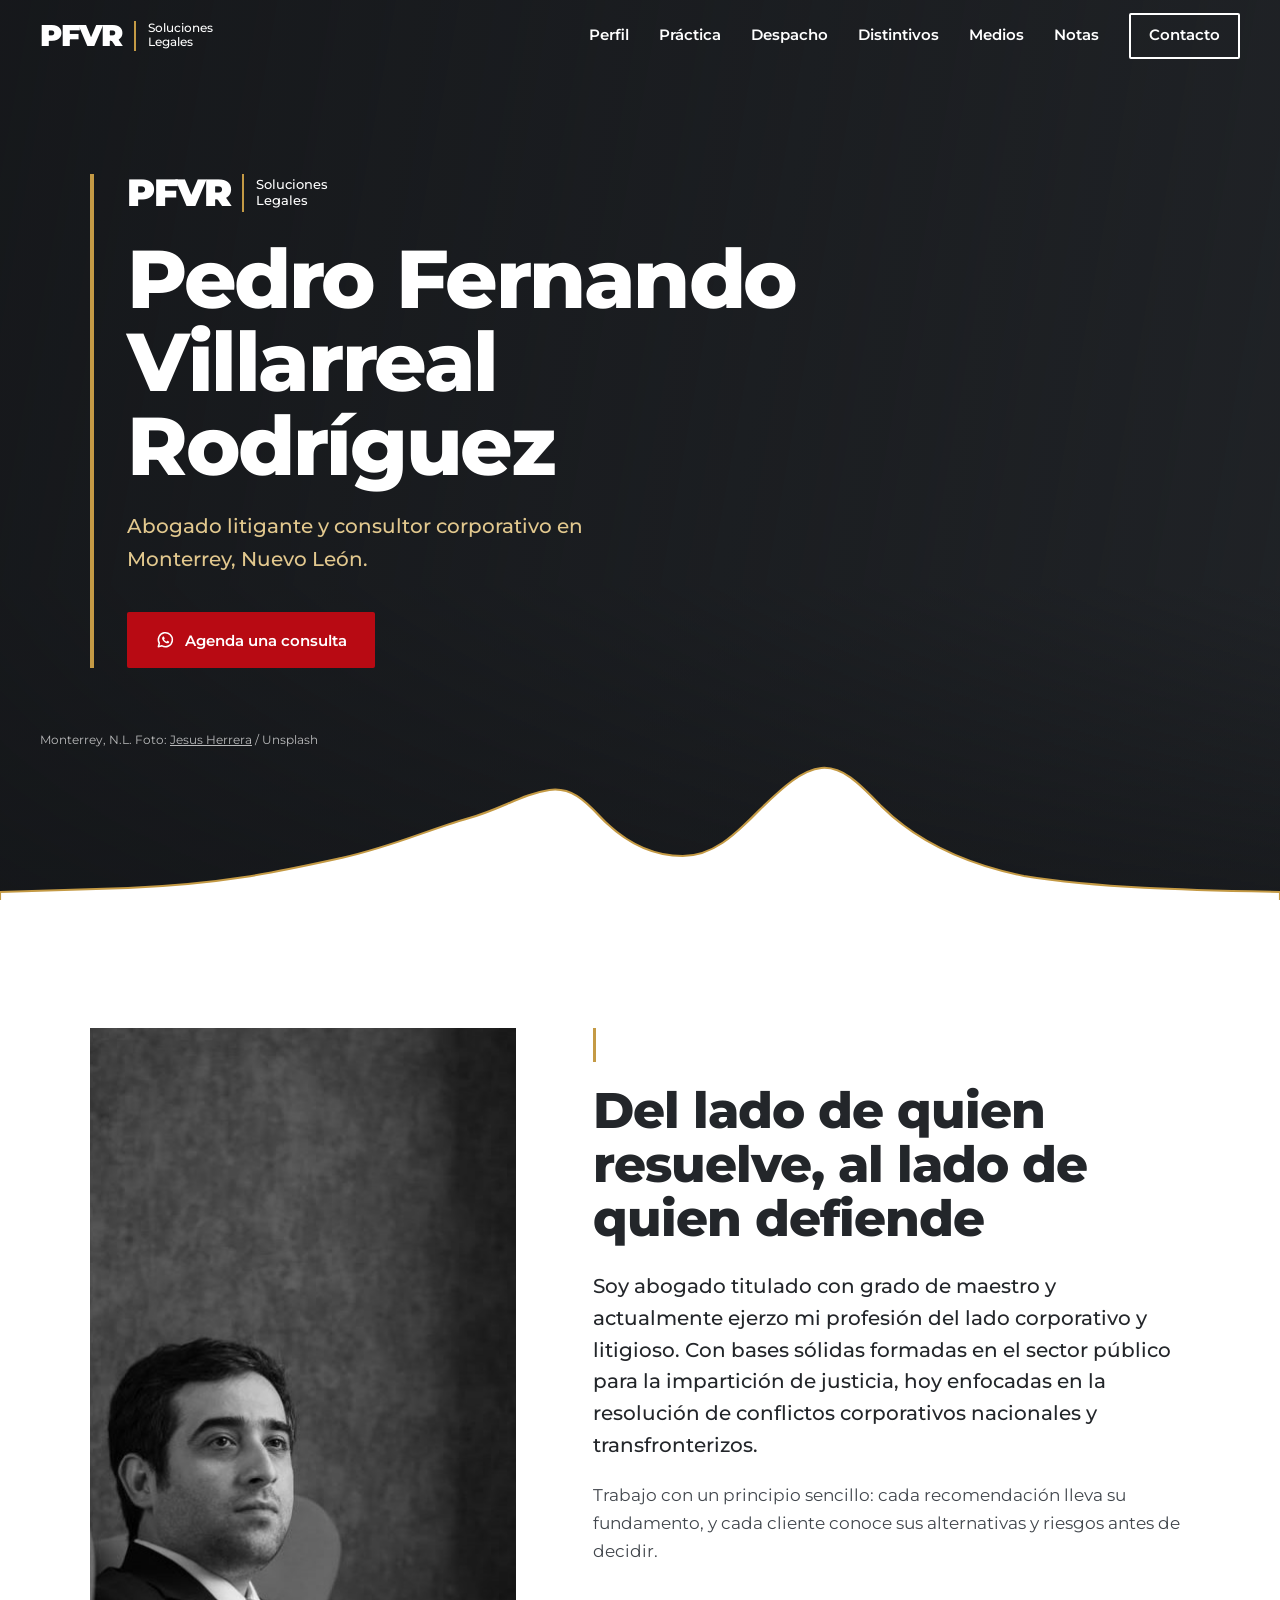
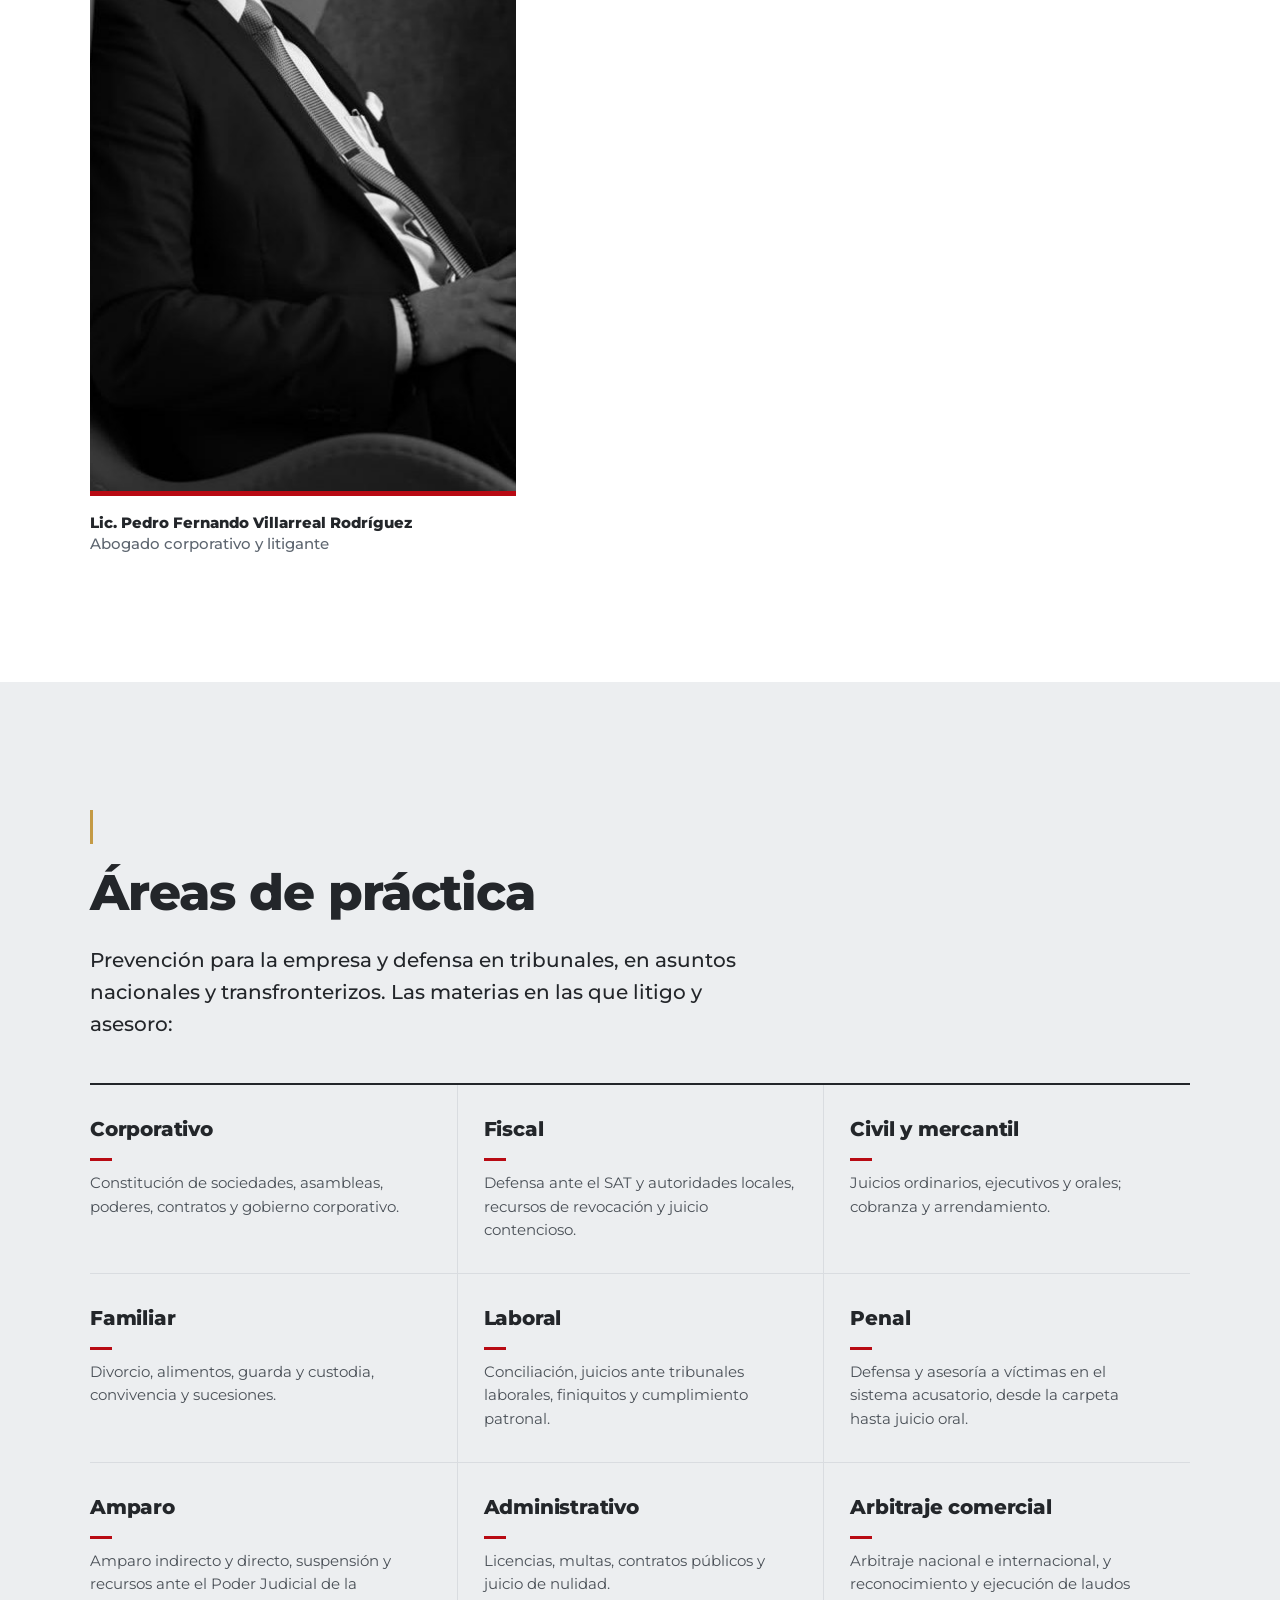
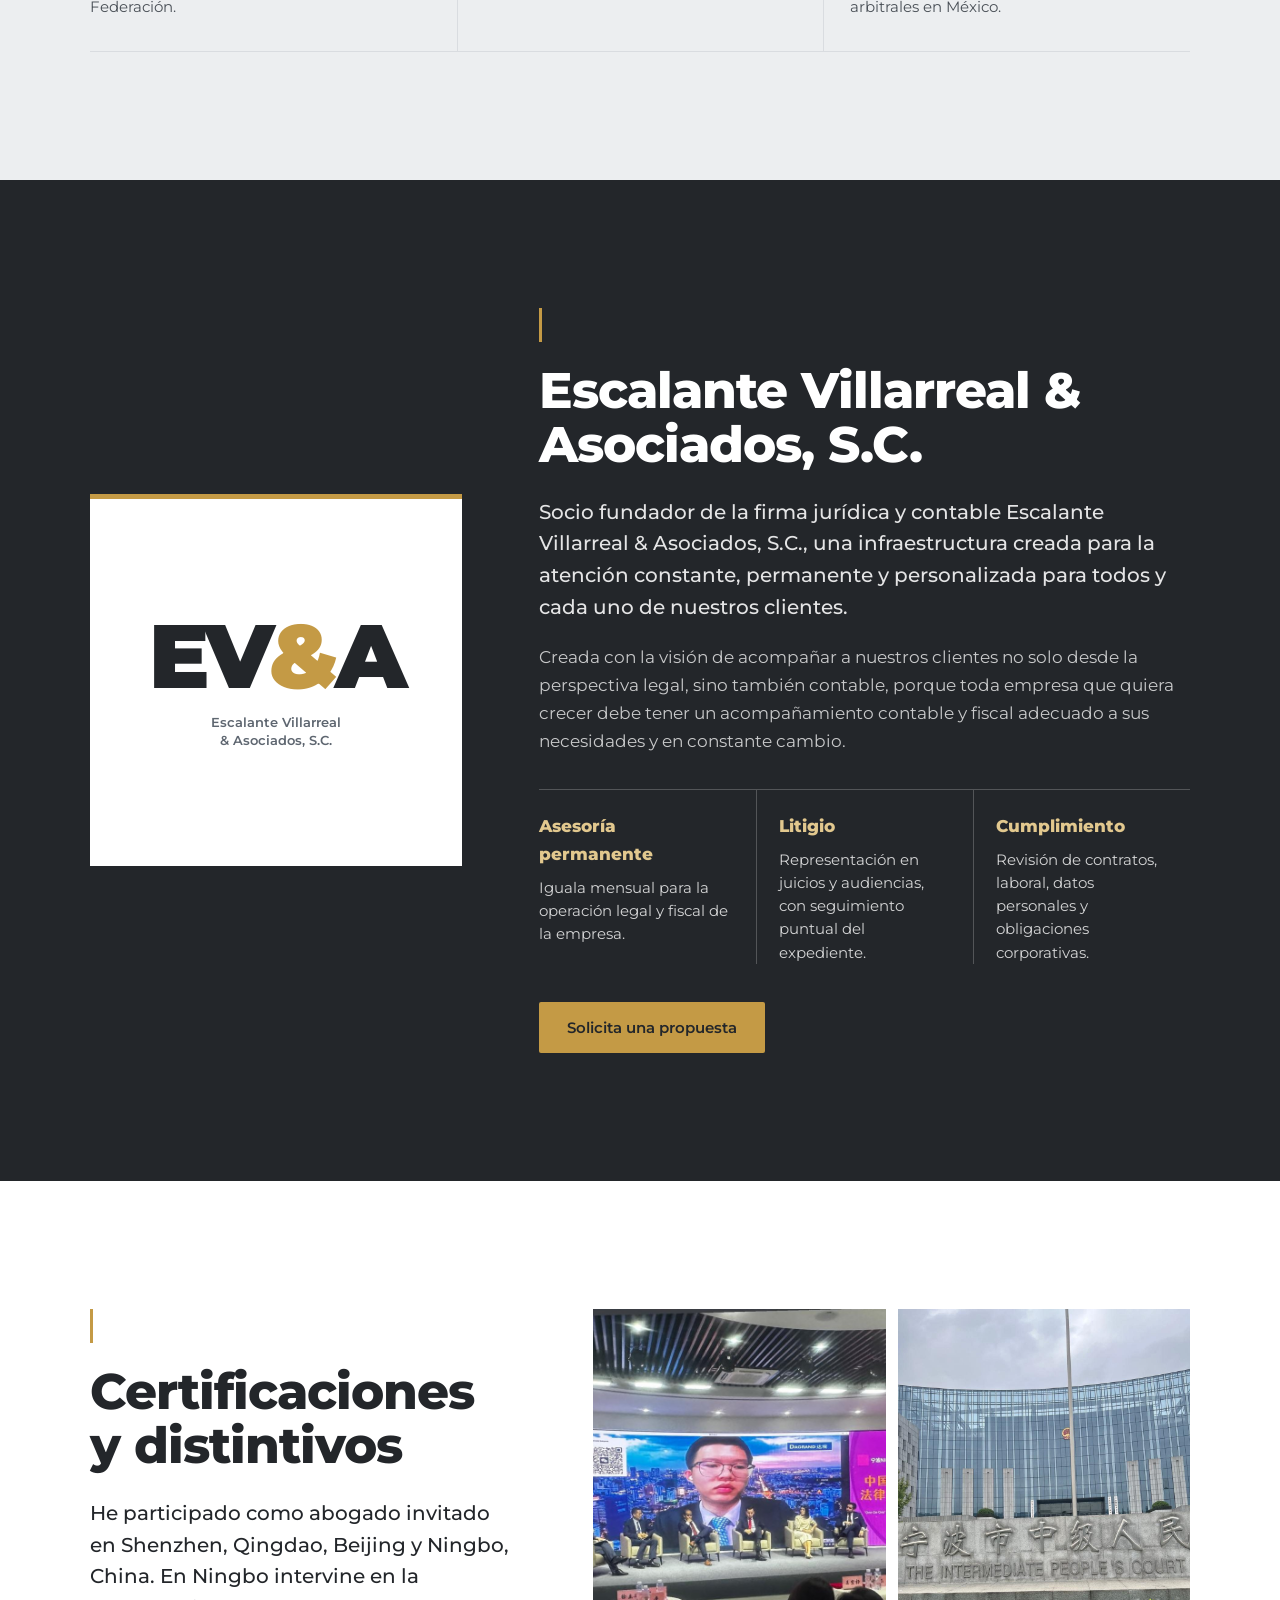
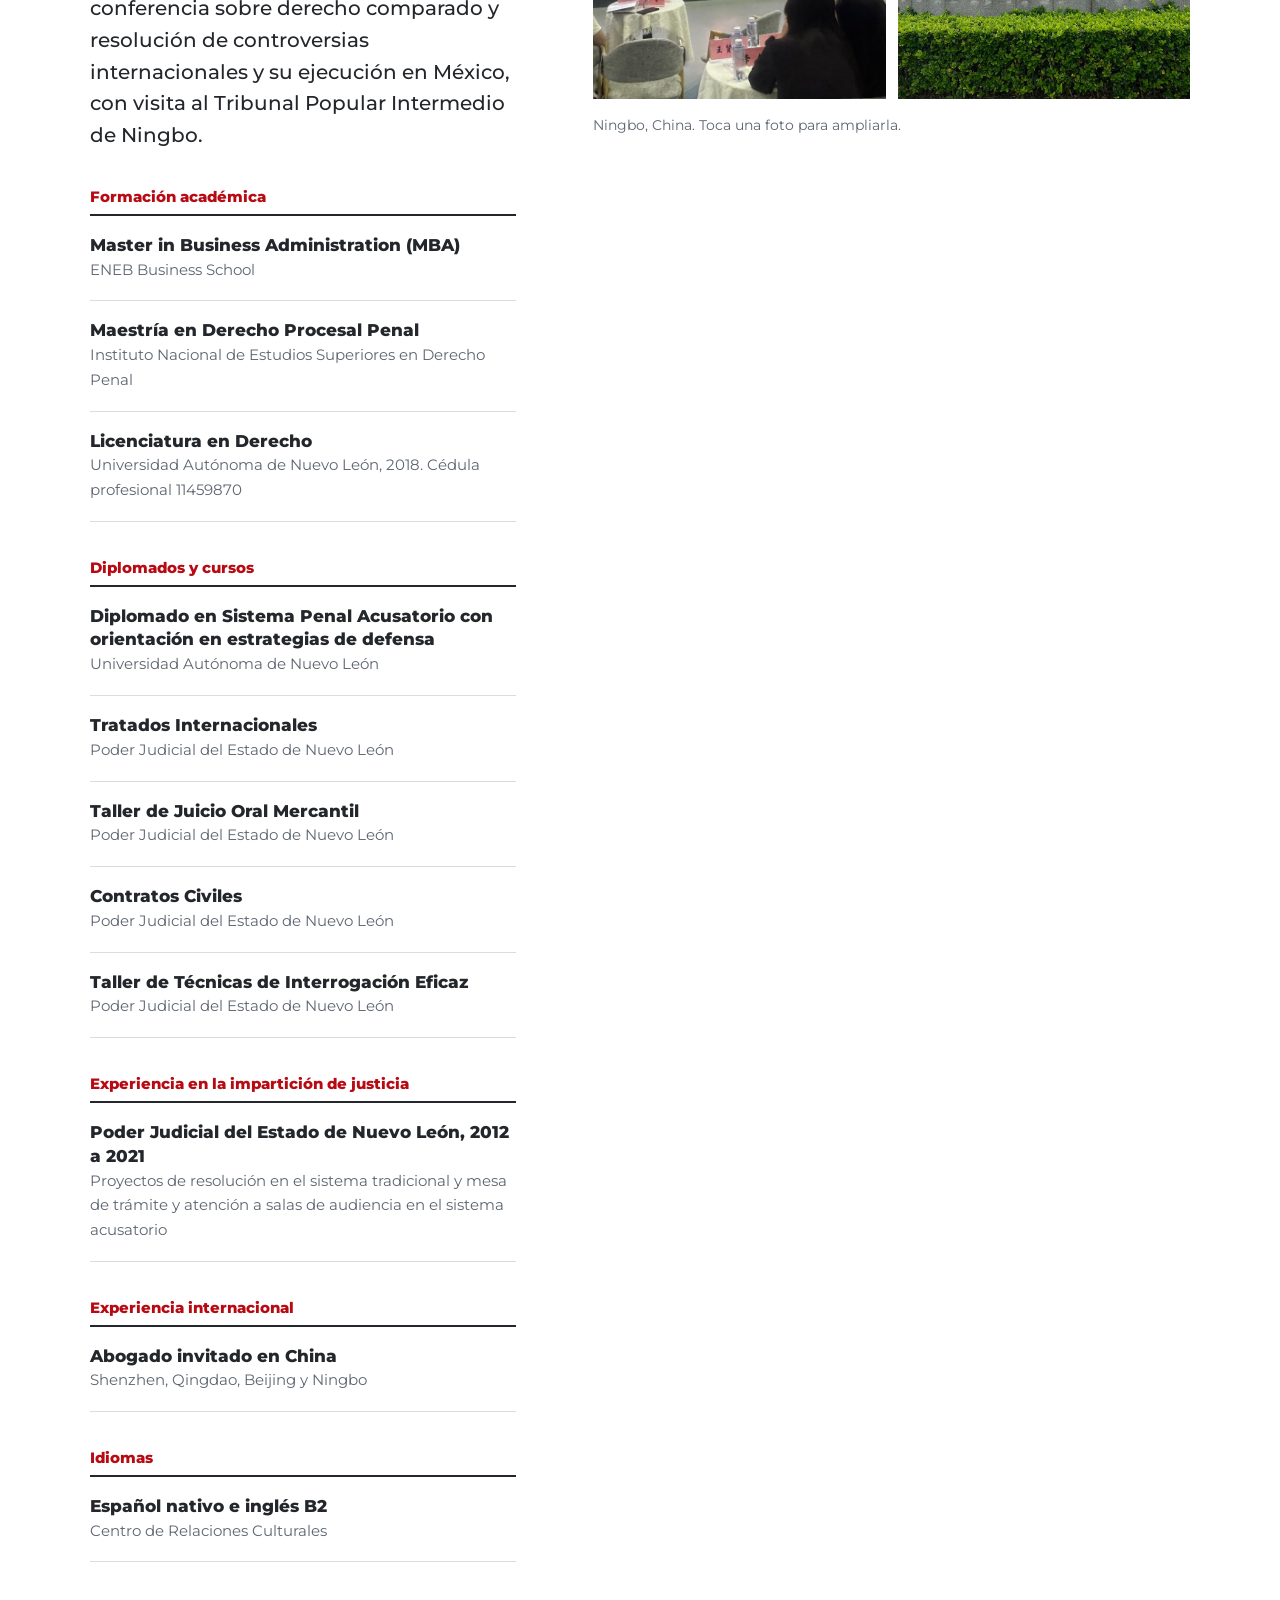
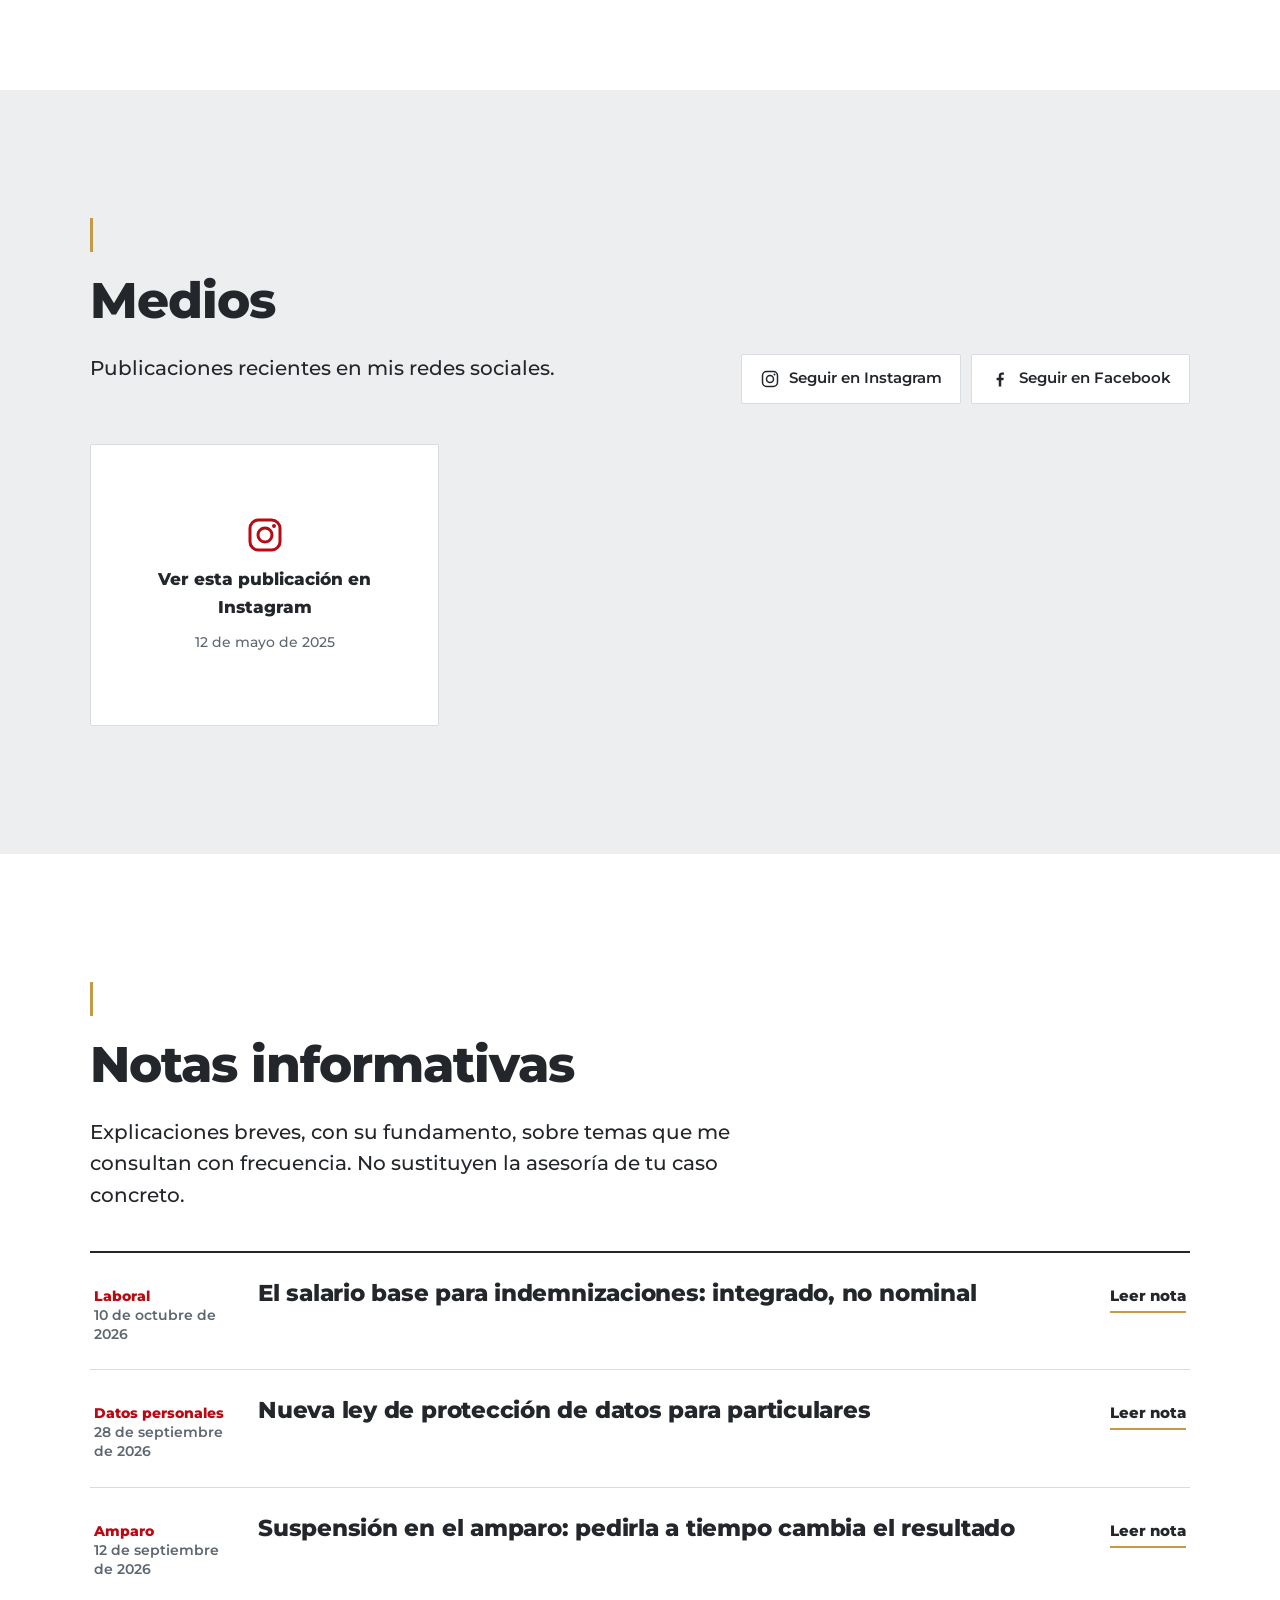
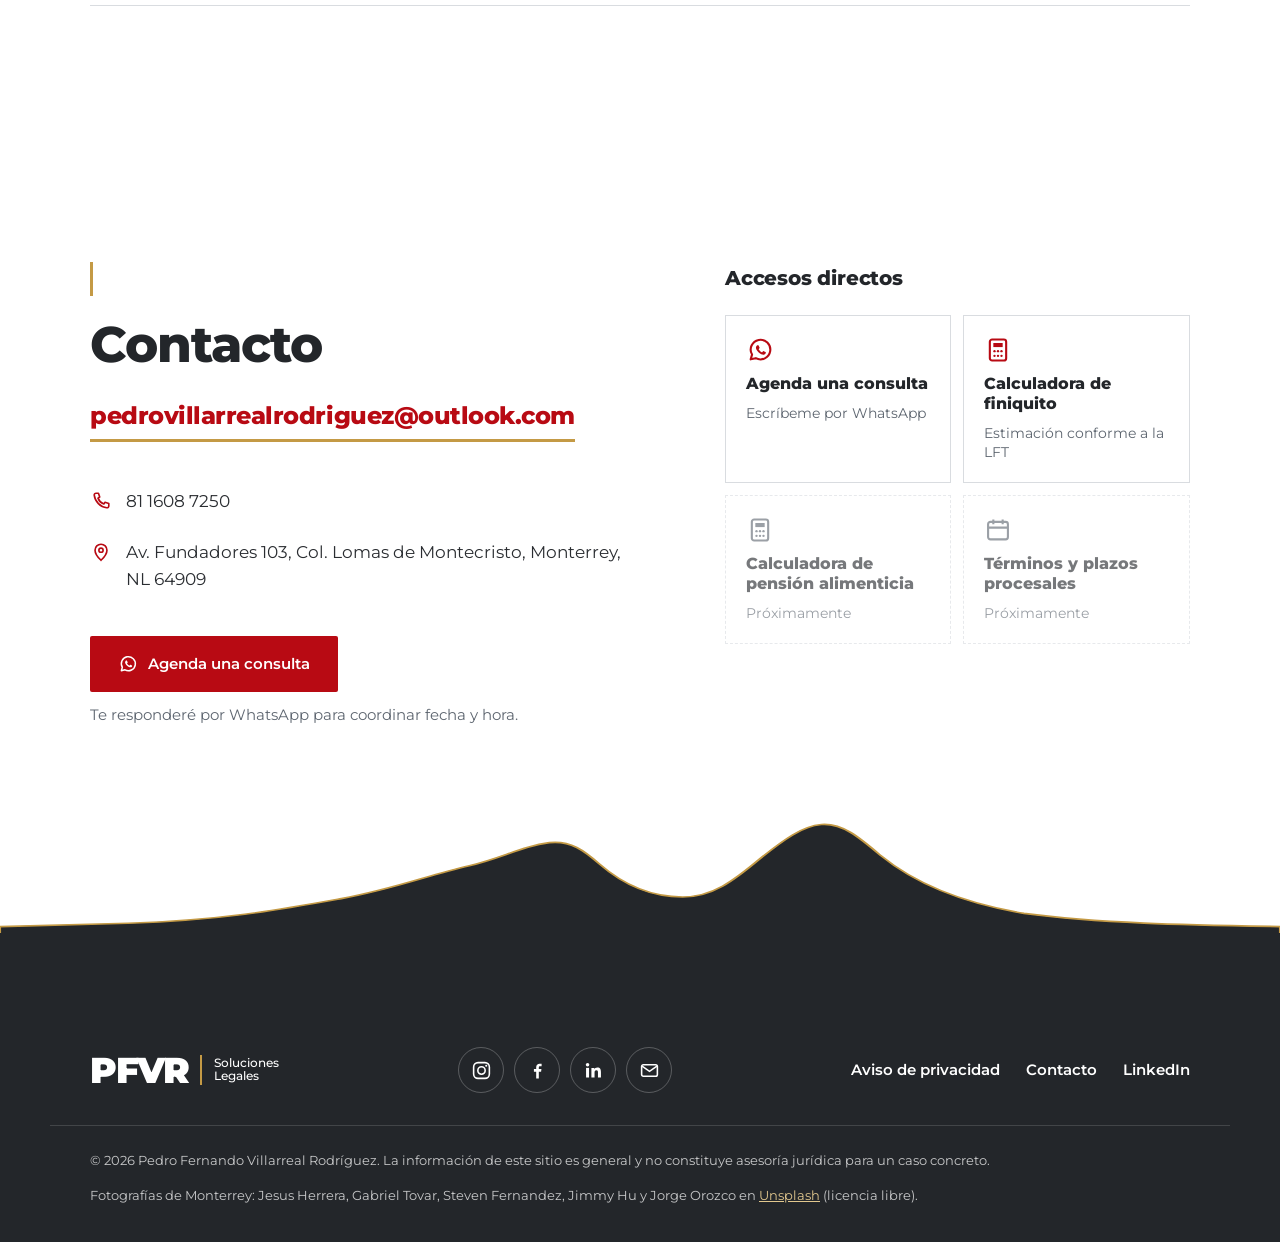
<file: index.html>
<!doctype html>
<html lang="es-MX">
<head>
  <meta charset="utf-8">
  <meta name="viewport" content="width=device-width, initial-scale=1">
  <title>PFVR Soluciones Legales | Pedro Fernando Villarreal Rodríguez</title>
  <meta name="description" content="Abogado litigante y consultor corporativo en Monterrey, Nuevo León. Litigio civil, mercantil, familiar, laboral, penal, amparo, administrativo y fiscal. Socio de Escalante Villarreal & Asociados, S.C.">
  <meta name="theme-color" content="#B80A13">
  <link rel="icon" href="assets/img/favicon.svg" type="image/svg+xml">
  <meta property="og:title" content="PFVR Soluciones Legales">
  <meta property="og:description" content="Abogado litigante y consultor corporativo en Monterrey, Nuevo León.">
  <meta property="og:type" content="website">
  <meta property="og:image" content="https://images.unsplash.com/photo-1783614221259-107cb8c396be?w=1200&h=630&fit=crop&q=75">
  <link rel="preload" href="assets/fonts/montserrat-latin-900-normal.woff2" as="font" type="font/woff2" crossorigin>
  <link rel="stylesheet" href="css/estilos.css">
  <script type="application/ld+json">
  {
    "@context": "https://schema.org",
    "@type": "LegalService",
    "name": "PFVR Soluciones Legales",
    "founder": "Pedro Fernando Villarreal Rodríguez",
    "email": "pedrovillarrealrodriguez@outlook.com",
    "telephone": "+52 81 1608 7250",
    "address": {
      "@type": "PostalAddress",
      "streetAddress": "Av. Fundadores 103, Col. Lomas de Montecristo",
      "addressLocality": "Monterrey",
      "addressRegion": "Nuevo León",
      "postalCode": "64909",
      "addressCountry": "MX"
    },
    "areaServed": "Nuevo León, México"
  }
  </script>
</head>
<body>

<!-- Íconos (se reutilizan con <use href="#i-...">) -->
<svg width="0" height="0" style="position:absolute" aria-hidden="true">
  <symbol id="i-instagram" viewBox="0 0 24 24"><rect x="3" y="3" width="18" height="18" rx="5" fill="none" stroke="currentColor" stroke-width="1.8"/><circle cx="12" cy="12" r="4.2" fill="none" stroke="currentColor" stroke-width="1.8"/><circle cx="17.4" cy="6.6" r="1.2" fill="currentColor"/></symbol>
  <symbol id="i-facebook" viewBox="0 0 24 24"><path d="M13.5 21v-7.6h2.6l.4-3h-3V8.5c0-.9.3-1.5 1.6-1.5h1.6V4.3c-.3 0-1.2-.1-2.3-.1-2.3 0-3.9 1.4-3.9 4v2.2H7.9v3h2.6V21h3z" fill="currentColor"/></symbol>
  <symbol id="i-linkedin" viewBox="0 0 24 24"><rect x="3.5" y="9" width="3.4" height="11" fill="currentColor"/><circle cx="5.2" cy="5.3" r="2" fill="currentColor"/><path d="M9.6 9h3.3v1.6c.5-.9 1.7-1.9 3.5-1.9 3.4 0 4.1 2.2 4.1 5.2V20h-3.4v-5.4c0-1.3 0-2.9-1.8-2.9s-2.1 1.4-2.1 2.8V20H9.6V9z" fill="currentColor"/></symbol>
  <symbol id="i-whatsapp" viewBox="0 0 24 24"><path d="M4 20l1.2-4.1A8.4 8.4 0 1 1 8.4 19L4 20z" fill="none" stroke="currentColor" stroke-width="1.8" stroke-linejoin="round"/><path d="M9.2 8.3c.2-.4.4-.4.7-.4h.5c.2 0 .4 0 .5.4l.7 1.6c.1.2 0 .4-.1.6l-.5.6c-.1.1-.2.3 0 .5.5.9 1.4 1.8 2.4 2.3.2.1.4.1.5 0l.7-.8c.2-.2.4-.2.6-.1l1.5.7c.3.1.4.3.3.6-.1.9-.9 1.6-1.8 1.7-1 .1-2.6-.3-4.3-1.8-1.8-1.6-2.4-3.3-2.4-4.3 0-.7.4-1.3.7-1.6z" fill="currentColor"/></symbol>
  <symbol id="i-mail" viewBox="0 0 24 24"><rect x="3" y="5.5" width="18" height="13" rx="2" fill="none" stroke="currentColor" stroke-width="1.8"/><path d="M3.5 7l8.5 6 8.5-6" fill="none" stroke="currentColor" stroke-width="1.8"/></symbol>
  <symbol id="i-phone" viewBox="0 0 24 24"><path d="M6.6 3.5h2.6l1.4 4.1-1.9 1.3a11 11 0 0 0 6.4 6.4l1.3-1.9 4.1 1.4v2.6a2 2 0 0 1-2.2 2A15.9 15.9 0 0 1 4.6 5.7a2 2 0 0 1 2-2.2z" fill="none" stroke="currentColor" stroke-width="1.8" stroke-linejoin="round"/></symbol>
  <symbol id="i-map" viewBox="0 0 24 24"><path d="M12 21s-6.5-6.1-6.5-11a6.5 6.5 0 0 1 13 0c0 4.9-6.5 11-6.5 11z" fill="none" stroke="currentColor" stroke-width="1.8"/><circle cx="12" cy="10" r="2.3" fill="none" stroke="currentColor" stroke-width="1.8"/></symbol>
  <symbol id="i-calc" viewBox="0 0 24 24"><rect x="5" y="3" width="14" height="18" rx="2" fill="none" stroke="currentColor" stroke-width="1.8"/><rect x="8" y="6" width="8" height="3.5" fill="currentColor"/><g fill="currentColor"><circle cx="9" cy="13" r="1"/><circle cx="12" cy="13" r="1"/><circle cx="15" cy="13" r="1"/><circle cx="9" cy="17" r="1"/><circle cx="12" cy="17" r="1"/><circle cx="15" cy="17" r="1"/></g></symbol>
  <symbol id="i-chat" viewBox="0 0 24 24"><path d="M4 5h16v11H9l-5 4V5z" fill="none" stroke="currentColor" stroke-width="1.8" stroke-linejoin="round"/></symbol>
  <symbol id="i-cal" viewBox="0 0 24 24"><rect x="3.5" y="5" width="17" height="15" rx="2" fill="none" stroke="currentColor" stroke-width="1.8"/><path d="M3.5 10h17M8 3v4M16 3v4" stroke="currentColor" stroke-width="1.8"/></symbol>
  <symbol id="i-share" viewBox="0 0 24 24"><circle cx="6" cy="12" r="2.5" fill="none" stroke="currentColor" stroke-width="1.8"/><circle cx="18" cy="6" r="2.5" fill="none" stroke="currentColor" stroke-width="1.8"/><circle cx="18" cy="18" r="2.5" fill="none" stroke="currentColor" stroke-width="1.8"/><path d="M8.2 10.8l7.6-3.6M8.2 13.2l7.6 3.6" stroke="currentColor" stroke-width="1.8"/></symbol>
  <symbol id="i-cerrar" viewBox="0 0 24 24"><path d="M6 6l12 12M18 6L6 18" stroke="currentColor" stroke-width="2" stroke-linecap="round"/></symbol>
  <symbol id="i-flecha" viewBox="0 0 24 24"><path d="M15 6l-6 6 6 6" fill="none" stroke="currentColor" stroke-width="2" stroke-linecap="round" stroke-linejoin="round"/></symbol>
  <!-- Perfil del Cerro de la Silla: se usa como firma visual del sitio -->
  <symbol id="cerro" viewBox="0 0 1200 140" preserveAspectRatio="none">
    <path d="M0 132 L120 128 C210 124 260 112 320 98 C370 86 400 70 440 58 C470 49 490 34 515 30 C535 27 548 40 562 56 C585 82 610 96 640 96 C668 96 688 76 712 50 C735 26 752 10 770 8 C790 6 806 24 826 46 C860 82 905 104 960 116 C1030 128 1110 130 1200 132 L1200 141 L0 141 Z"/>
  </symbol>
</svg>

<a class="saltar" href="#perfil">Ir al contenido</a>

<header class="nav" id="nav">
  <a class="nav-marca" href="#inicio" aria-label="PFVR Soluciones Legales, inicio">
    <span class="marca-pfvr">PFVR</span><span class="marca-div" aria-hidden="true"></span><span class="marca-sub">Soluciones<br>Legales</span>
  </a>
  <button class="nav-boton" id="navBoton" aria-expanded="false" aria-controls="navMenu">
    <span class="sr">Abrir menú</span><span class="hamb" aria-hidden="true"></span>
  </button>
  <nav class="nav-menu" id="navMenu" aria-label="Secciones">
    <a href="#perfil">Perfil</a>
    <a href="#practica">Práctica</a>
    <a href="#despacho">Despacho</a>
    <a href="#distintivos">Distintivos</a>
    <a href="#medios">Medios</a>
    <a href="#notas">Notas</a>
    <a href="#contacto" class="nav-cta">Contacto</a>
  </nav>
</header>

<main>

<!-- 1 · INICIO: Monterrey en movimiento -->
<section class="hero" id="inicio" aria-label="Inicio">
  <div class="hero-fotos" id="heroFotos" aria-hidden="true"></div>
  <div class="hero-velo" aria-hidden="true"></div>
  <div class="hero-contenido">
    <div class="hero-texto">
      <p class="hero-marca"><span class="marca-pfvr">PFVR</span><span class="marca-div" aria-hidden="true"></span><span class="marca-sub">Soluciones<br>Legales</span></p>
      <h1 class="hero-nombre">Pedro Fernando Villarreal Rodríguez</h1>
      <p class="hero-lema">Abogado litigante y consultor corporativo en Monterrey, Nuevo León.</p>
      <div class="hero-acciones">
        <a class="btn btn-rojo btn-wa" href="https://wa.me/528116087250?text=Hola%2C%20Lic.%20Villarreal.%20Me%20gustar%C3%ADa%20agendar%20una%20consulta." target="_blank" rel="noopener" data-consulta><svg aria-hidden="true"><use href="#i-whatsapp"/></svg>Agenda una consulta</a>
      </div>
    </div>
  </div>
  <svg class="hero-cerro" aria-hidden="true"><use href="#cerro"/></svg>
  <p class="hero-credito" id="heroCredito" aria-live="off"></p>
</section>

<!-- 2 · PERFIL -->
<section class="sec perfil" id="perfil">
  <div class="envoltura perfil-rejilla">
    <figure class="perfil-foto">
      <img src="assets/img/pedro-perfil.jpg?v=2" alt="Lic. Pedro Fernando Villarreal Rodríguez" width="854" height="1068" loading="lazy" data-respaldo="monograma">
      <figcaption>Lic. Pedro Fernando Villarreal Rodríguez<br><span>Abogado corporativo y litigante</span></figcaption>
    </figure>
    <div class="perfil-texto">
      <h2 class="titulo">Del lado de quien resuelve, al lado de quien defiende</h2>
      <p class="entrada">Soy abogado titulado con grado de maestro y actualmente ejerzo mi profesión del lado corporativo y litigioso. Con bases sólidas formadas en el sector público para la impartición de justicia, hoy enfocadas en la resolución de conflictos corporativos nacionales y transfronterizos.</p>
      <p>Trabajo con un principio sencillo: cada recomendación lleva su fundamento, y cada cliente conoce sus alternativas y riesgos antes de decidir.</p>
    </div>
  </div>
</section>

<!-- 3 · PRÁCTICA -->
<section class="sec practica" id="practica">
  <div class="envoltura">
    <h2 class="titulo">Áreas de práctica</h2>
    <p class="entrada estrecha">Prevención para la empresa y defensa en tribunales, en asuntos nacionales y transfronterizos. Las materias en las que litigo y asesoro:</p>
    <ul class="materias">
      <li><h3>Corporativo</h3><p>Constitución de sociedades, asambleas, poderes, contratos y gobierno corporativo.</p></li>
      <li><h3>Fiscal</h3><p>Defensa ante el SAT y autoridades locales, recursos de revocación y juicio contencioso.</p></li>
      <li><h3>Civil y mercantil</h3><p>Juicios ordinarios, ejecutivos y orales; cobranza y arrendamiento.</p></li>
      <li><h3>Familiar</h3><p>Divorcio, alimentos, guarda y custodia, convivencia y sucesiones.</p></li>
      <li><h3>Laboral</h3><p>Conciliación, juicios ante tribunales laborales, finiquitos y cumplimiento patronal.</p></li>
      <li><h3>Penal</h3><p>Defensa y asesoría a víctimas en el sistema acusatorio, desde la carpeta hasta juicio oral.</p></li>
      <li><h3>Amparo</h3><p>Amparo indirecto y directo, suspensión y recursos ante el Poder Judicial de la Federación.</p></li>
      <li><h3>Administrativo</h3><p>Licencias, multas, contratos públicos y juicio de nulidad.</p></li>
      <li><h3>Arbitraje comercial</h3><p>Arbitraje nacional e internacional, y reconocimiento y ejecución de laudos arbitrales en México.</p></li>
    </ul>
  </div>
</section>

<!-- 4 · DESPACHO -->
<section class="sec despacho" id="despacho">
  <div class="despacho-fondo" aria-hidden="true"></div>
  <div class="envoltura despacho-rejilla">
    <div class="despacho-logo">
      <div class="eva-marca" role="img" aria-label="Logotipo de Escalante Villarreal &amp; Asociados, S.C."><b>EV<i>&amp;</i>A</b><span>Escalante Villarreal<br>&amp; Asociados, S.C.</span></div>
    </div>
    <div class="despacho-texto">
      <h2 class="titulo">Escalante Villarreal &amp; Asociados, S.C.</h2>
      <p class="entrada">Socio fundador de la firma jurídica y contable Escalante Villarreal &amp; Asociados, S.C., una infraestructura creada para la atención constante, permanente y personalizada para todos y cada uno de nuestros clientes.</p>
      <p class="despacho-vision">Creada con la visión de acompañar a nuestros clientes no solo desde la perspectiva legal, sino también contable, porque toda empresa que quiera crecer debe tener un acompañamiento contable y fiscal adecuado a sus necesidades y en constante cambio.</p>
      <dl class="servicios">
        <div><dt>Asesoría permanente</dt><dd>Iguala mensual para la operación legal y fiscal de la empresa.</dd></div>
        <div><dt>Litigio</dt><dd>Representación en juicios y audiencias, con seguimiento puntual del expediente.</dd></div>
        <div><dt>Cumplimiento</dt><dd>Revisión de contratos, laboral, datos personales y obligaciones corporativas.</dd></div>
      </dl>
      <a class="btn btn-dorado" href="mailto:pedrovillarrealrodriguez@outlook.com?subject=Informaci%C3%B3n%20sobre%20servicios%20del%20despacho">Solicita una propuesta</a>
    </div>
  </div>
</section>

<!-- 5 · DISTINTIVOS -->
<section class="sec distintivos" id="distintivos">
  <div class="envoltura distintivos-rejilla">
    <div>
      <h2 class="titulo">Certificaciones y distintivos</h2>
      <p class="entrada">He participado como abogado invitado en Shenzhen, Qingdao, Beijing y Ningbo, China. En Ningbo intervine en la conferencia sobre derecho comparado y resolución de controversias internacionales y su ejecución en México, con visita al Tribunal Popular Intermedio de Ningbo.</p>

      <h3 class="certs-grupo">Formación académica</h3>
      <ul class="certs">
        <li><strong>Master in Business Administration (MBA)</strong><span>ENEB Business School</span></li>
        <li><strong>Maestría en Derecho Procesal Penal</strong><span>Instituto Nacional de Estudios Superiores en Derecho Penal</span></li>
        <li><strong>Licenciatura en Derecho</strong><span>Universidad Autónoma de Nuevo León, 2018. Cédula profesional 11459870</span></li>
      </ul>

      <h3 class="certs-grupo">Diplomados y cursos</h3>
      <ul class="certs">
        <li><strong>Diplomado en Sistema Penal Acusatorio con orientación en estrategias de defensa</strong><span>Universidad Autónoma de Nuevo León</span></li>
        <li><strong>Tratados Internacionales</strong><span>Poder Judicial del Estado de Nuevo León</span></li>
        <li><strong>Taller de Juicio Oral Mercantil</strong><span>Poder Judicial del Estado de Nuevo León</span></li>
        <li><strong>Contratos Civiles</strong><span>Poder Judicial del Estado de Nuevo León</span></li>
        <li><strong>Taller de Técnicas de Interrogación Eficaz</strong><span>Poder Judicial del Estado de Nuevo León</span></li>
      </ul>

      <h3 class="certs-grupo">Experiencia en la impartición de justicia</h3>
      <ul class="certs">
        <li><strong>Poder Judicial del Estado de Nuevo León, 2012 a 2021</strong><span>Proyectos de resolución en el sistema tradicional y mesa de trámite y atención a salas de audiencia en el sistema acusatorio</span></li>
      </ul>

      <h3 class="certs-grupo">Experiencia internacional</h3>
      <ul class="certs">
        <li><strong>Abogado invitado en China</strong><span>Shenzhen, Qingdao, Beijing y Ningbo</span></li>
      </ul>

      <h3 class="certs-grupo">Idiomas</h3>
      <ul class="certs">
        <li><strong>Español nativo e inglés B2</strong><span>Centro de Relaciones Culturales</span></li>
      </ul>
    </div>
    <div class="galeria" id="galeria" aria-label="Galería de fotografías"></div>
  </div>
</section>

<!-- 6 · MEDIOS -->
<section class="sec medios" id="medios">
  <div class="envoltura">
    <div class="encabezado-fila">
      <div>
        <h2 class="titulo">Medios</h2>
        <p class="entrada estrecha">Publicaciones recientes en mis redes sociales.</p>
      </div>
      <div class="seguir" id="seguir"></div>
    </div>
    <div class="publicaciones" id="publicaciones"></div>
  </div>
</section>

<!-- 7 · NOTAS -->
<section class="sec notas" id="notas">
  <div class="envoltura">
    <h2 class="titulo">Notas informativas</h2>
    <p class="entrada estrecha">Explicaciones breves, con su fundamento, sobre temas que me consultan con frecuencia. No sustituyen la asesoría de tu caso concreto.</p>
    <ul class="lista-notas" id="listaNotas"></ul>
  </div>
</section>

<!-- 8 · CONTACTO Y ACCESOS -->
<section class="sec contacto" id="contacto">
  <div class="envoltura contacto-rejilla">
    <div>
      <h2 class="titulo">Contacto</h2>
      <a class="correo-grande" href="mailto:pedrovillarrealrodriguez@outlook.com">pedrovillarrealrodriguez@outlook.com</a>
      <ul class="datos">
        <li><svg><use href="#i-phone"/></svg><a href="tel:+528116087250">81 1608 7250</a></li>
        <li><svg><use href="#i-map"/></svg><a href="https://www.google.com/maps/search/?api=1&amp;query=Av.%20Fundadores%20103%2C%20Lomas%20de%20Montecristo%2C%20Monterrey%2C%20NL%2064909" target="_blank" rel="noopener">Av. Fundadores 103, Col. Lomas de Montecristo, Monterrey, NL 64909</a></li>
      </ul>
      <div class="contacto-cta"><a class="btn btn-rojo btn-wa" href="https://wa.me/528116087250?text=Hola%2C%20Lic.%20Villarreal.%20Me%20gustar%C3%ADa%20agendar%20una%20consulta." target="_blank" rel="noopener" data-consulta><svg aria-hidden="true"><use href="#i-whatsapp"/></svg>Agenda una consulta</a><p>Te responderé por WhatsApp para coordinar fecha y hora.</p></div>
    </div>
    <div>
      <h3 class="subtitulo">Accesos directos</h3>
      <ul class="accesos" id="accesos"></ul>
    </div>
  </div>
</section>

</main>

<footer class="pie">
  <svg class="pie-cerro" aria-hidden="true"><use href="#cerro"/></svg>
  <div class="envoltura pie-rejilla">
    <a class="nav-marca pie-marca" href="#inicio" aria-label="Volver al inicio">
      <span class="marca-pfvr">PFVR</span><span class="marca-div" aria-hidden="true"></span><span class="marca-sub">Soluciones<br>Legales</span>
    </a>
    <ul class="redes" id="redes" aria-label="Redes sociales"></ul>
    <nav class="pie-ligas" aria-label="Información legal">
      <a href="aviso-privacidad.html">Aviso de privacidad</a>
      <a href="#contacto">Contacto</a>
      <a href="https://www.linkedin.com/in/pedrofernandovillarrealrodriguez" target="_blank" rel="noopener">LinkedIn</a>
    </nav>
  </div>
  <div class="envoltura pie-legal">
    <p>© <span id="anio">2026</span> Pedro Fernando Villarreal Rodríguez. La información de este sitio es general y no constituye asesoría jurídica para un caso concreto.</p>
    <p>Fotografías de Monterrey: Jesus Herrera, Gabriel Tovar, Steven Fernandez, Jimmy Hu y Jorge Orozco en <a href="https://unsplash.com/es/licencia" target="_blank" rel="noopener">Unsplash</a> (licencia libre).</p>
  </div>
</footer>

<dialog class="modal" id="modalNota" aria-labelledby="notaTitulo">
  <button class="modal-cerrar" data-cerrar aria-label="Cerrar"><svg><use href="#i-cerrar"/></svg></button>
  <p class="nota-meta" id="notaMeta"></p>
  <h2 id="notaTitulo"></h2>
  <div class="nota-cuerpo" id="notaCuerpo"></div>
  <p class="nota-fuente" id="notaFuente"></p>
  <button class="btn btn-linea" id="notaCompartir"><svg><use href="#i-share"/></svg>Compartir nota</button>
</dialog>

<dialog class="visor" id="visor" aria-label="Fotografía ampliada">
  <button class="modal-cerrar" data-cerrar aria-label="Cerrar"><svg><use href="#i-cerrar"/></svg></button>
  <button class="visor-nav visor-ant" id="visorAnt" aria-label="Foto anterior"><svg><use href="#i-flecha"/></svg></button>
  <figure><img id="visorImg" alt=""><figcaption id="visorPie"></figcaption></figure>
  <button class="visor-nav visor-sig" id="visorSig" aria-label="Foto siguiente"><svg><use href="#i-flecha"/></svg></button>
</dialog>

<script src="js/contenido.js"></script>
<script src="js/app.js"></script>
</body>
</html>
</file>
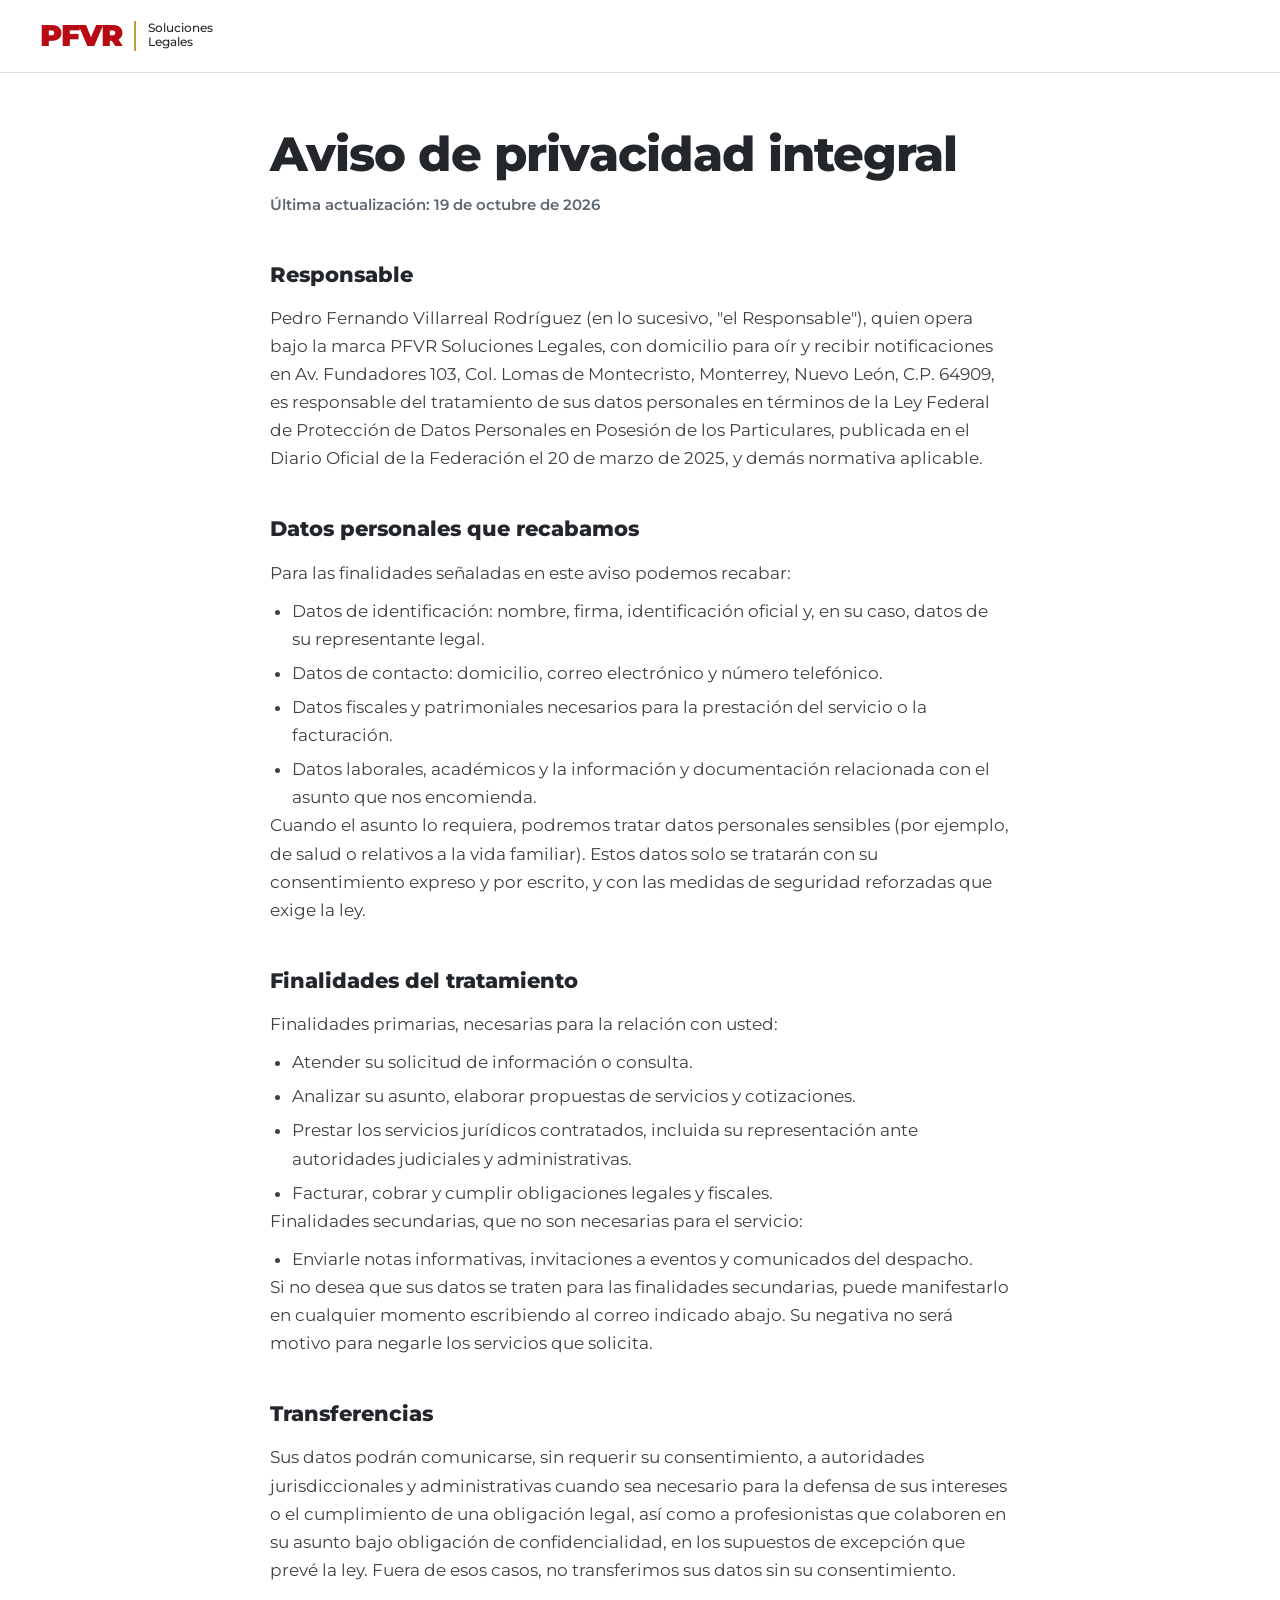
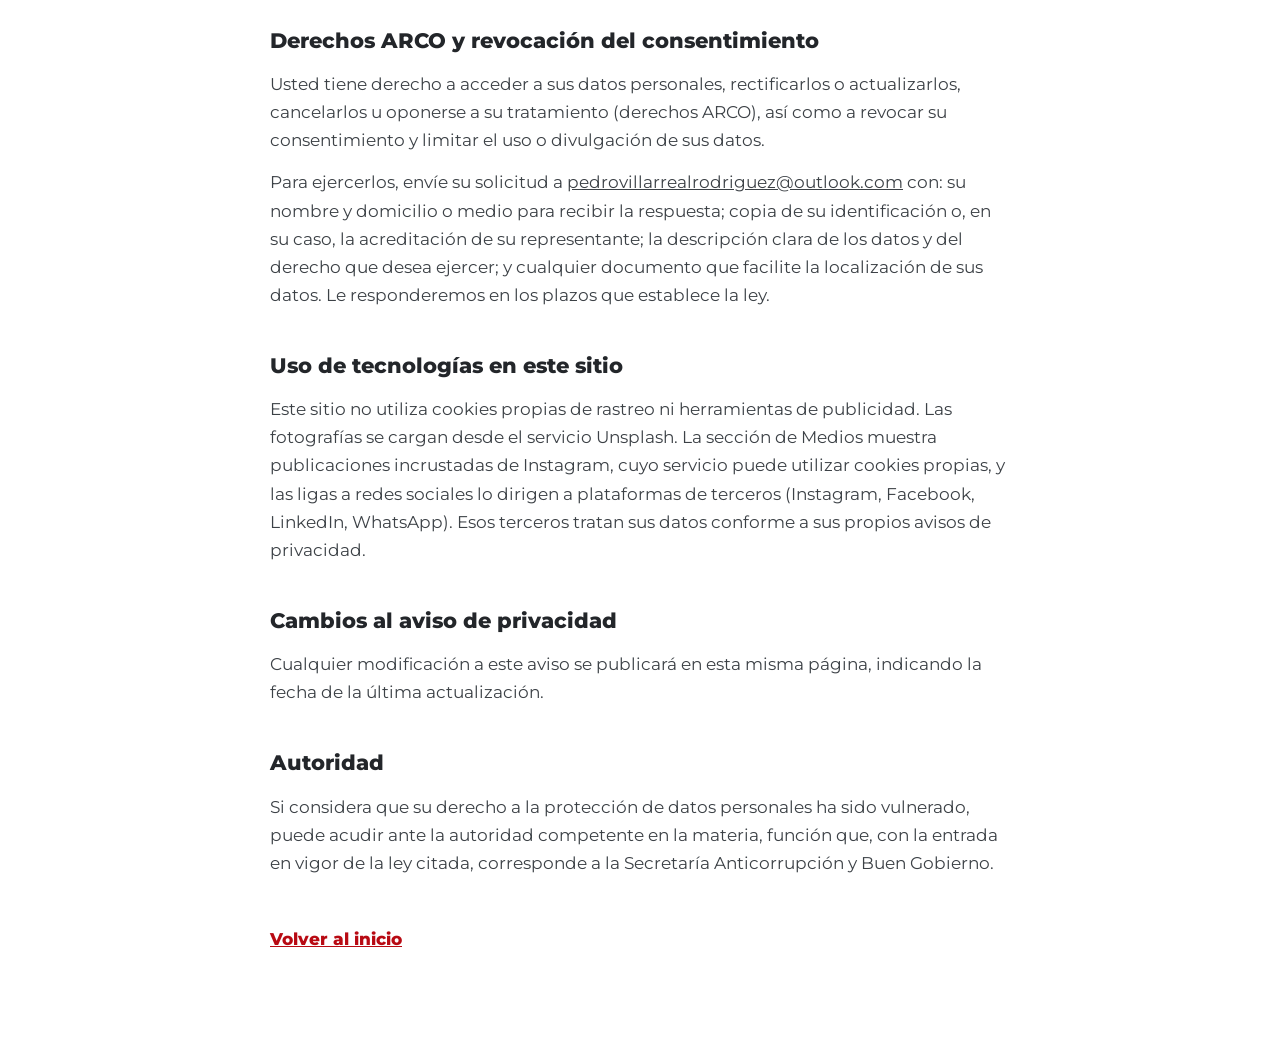
<file: aviso-privacidad.html>
<!doctype html>
<html lang="es-MX">
<head>
  <meta charset="utf-8">
  <meta name="viewport" content="width=device-width, initial-scale=1">
  <title>Aviso de privacidad | PFVR Soluciones Legales</title>
  <meta name="description" content="Aviso de privacidad integral de PFVR Soluciones Legales, Pedro Fernando Villarreal Rodríguez.">
  <link rel="icon" href="assets/img/favicon.svg" type="image/svg+xml">
  <link rel="stylesheet" href="css/estilos.css">
  <style>
    .aviso { padding: calc(var(--nav-h) + 56px) 0 96px; }
    .aviso .envoltura { max-width: 820px; }
    .aviso h1 { font-size: clamp(32px, 4.4vw, 48px); font-weight: 800; letter-spacing: -0.02em; line-height: 1.1; color: var(--grafito); margin-bottom: 12px; }
    .aviso .vigencia { color: var(--acero); font-weight: 600; font-size: 15px; margin-bottom: 40px; }
    .aviso h2 { font-size: 21px; font-weight: 800; color: var(--grafito); margin: 40px 0 12px; }
    .aviso p, .aviso li { max-width: 68ch; color: #3C4146; }
    .aviso ul { list-style: disc; padding-left: 22px; margin-top: 10px; }
    .aviso li + li { margin-top: 6px; }
    .aviso .volver { display: inline-block; margin-top: 48px; font-weight: 700; color: var(--rojo); }
    .nav.solida { position: fixed; }
  </style>
</head>
<body>
<header class="nav solida">
  <a class="nav-marca" href="index.html" aria-label="PFVR Soluciones Legales, inicio">
    <span class="marca-pfvr">PFVR</span><span class="marca-div" aria-hidden="true"></span><span class="marca-sub">Soluciones<br>Legales</span>
  </a>
</header>

<main class="aviso">
  <div class="envoltura">
    <h1>Aviso de privacidad integral</h1>
    <p class="vigencia">Última actualización: 19 de octubre de 2026</p>

    <h2>Responsable</h2>
    <p>Pedro Fernando Villarreal Rodríguez (en lo sucesivo, "el Responsable"), quien opera bajo la marca PFVR Soluciones Legales, con domicilio para oír y recibir notificaciones en Av. Fundadores 103, Col. Lomas de Montecristo, Monterrey, Nuevo León, C.P. 64909, es responsable del tratamiento de sus datos personales en términos de la Ley Federal de Protección de Datos Personales en Posesión de los Particulares, publicada en el Diario Oficial de la Federación el 20 de marzo de 2025, y demás normativa aplicable.</p>

    <h2>Datos personales que recabamos</h2>
    <p>Para las finalidades señaladas en este aviso podemos recabar:</p>
    <ul>
      <li>Datos de identificación: nombre, firma, identificación oficial y, en su caso, datos de su representante legal.</li>
      <li>Datos de contacto: domicilio, correo electrónico y número telefónico.</li>
      <li>Datos fiscales y patrimoniales necesarios para la prestación del servicio o la facturación.</li>
      <li>Datos laborales, académicos y la información y documentación relacionada con el asunto que nos encomienda.</li>
    </ul>
    <p>Cuando el asunto lo requiera, podremos tratar datos personales sensibles (por ejemplo, de salud o relativos a la vida familiar). Estos datos solo se tratarán con su consentimiento expreso y por escrito, y con las medidas de seguridad reforzadas que exige la ley.</p>

    <h2>Finalidades del tratamiento</h2>
    <p>Finalidades primarias, necesarias para la relación con usted:</p>
    <ul>
      <li>Atender su solicitud de información o consulta.</li>
      <li>Analizar su asunto, elaborar propuestas de servicios y cotizaciones.</li>
      <li>Prestar los servicios jurídicos contratados, incluida su representación ante autoridades judiciales y administrativas.</li>
      <li>Facturar, cobrar y cumplir obligaciones legales y fiscales.</li>
    </ul>
    <p>Finalidades secundarias, que no son necesarias para el servicio:</p>
    <ul>
      <li>Enviarle notas informativas, invitaciones a eventos y comunicados del despacho.</li>
    </ul>
    <p>Si no desea que sus datos se traten para las finalidades secundarias, puede manifestarlo en cualquier momento escribiendo al correo indicado abajo. Su negativa no será motivo para negarle los servicios que solicita.</p>

    <h2>Transferencias</h2>
    <p>Sus datos podrán comunicarse, sin requerir su consentimiento, a autoridades jurisdiccionales y administrativas cuando sea necesario para la defensa de sus intereses o el cumplimiento de una obligación legal, así como a profesionistas que colaboren en su asunto bajo obligación de confidencialidad, en los supuestos de excepción que prevé la ley. Fuera de esos casos, no transferimos sus datos sin su consentimiento.</p>

    <h2>Derechos ARCO y revocación del consentimiento</h2>
    <p>Usted tiene derecho a acceder a sus datos personales, rectificarlos o actualizarlos, cancelarlos u oponerse a su tratamiento (derechos ARCO), así como a revocar su consentimiento y limitar el uso o divulgación de sus datos.</p>
    <p>Para ejercerlos, envíe su solicitud a <a href="mailto:pedrovillarrealrodriguez@outlook.com">pedrovillarrealrodriguez@outlook.com</a> con: su nombre y domicilio o medio para recibir la respuesta; copia de su identificación o, en su caso, la acreditación de su representante; la descripción clara de los datos y del derecho que desea ejercer; y cualquier documento que facilite la localización de sus datos. Le responderemos en los plazos que establece la ley.</p>

    <h2>Uso de tecnologías en este sitio</h2>
    <p>Este sitio no utiliza cookies propias de rastreo ni herramientas de publicidad. Las fotografías se cargan desde el servicio Unsplash. La sección de Medios muestra publicaciones incrustadas de Instagram, cuyo servicio puede utilizar cookies propias, y las ligas a redes sociales lo dirigen a plataformas de terceros (Instagram, Facebook, LinkedIn, WhatsApp). Esos terceros tratan sus datos conforme a sus propios avisos de privacidad.</p>

    <h2>Cambios al aviso de privacidad</h2>
    <p>Cualquier modificación a este aviso se publicará en esta misma página, indicando la fecha de la última actualización.</p>

    <h2>Autoridad</h2>
    <p>Si considera que su derecho a la protección de datos personales ha sido vulnerado, puede acudir ante la autoridad competente en la materia, función que, con la entrada en vigor de la ley citada, corresponde a la Secretaría Anticorrupción y Buen Gobierno.</p>

    <a class="volver" href="index.html">Volver al inicio</a>
  </div>
</main>
</body>
</html>
</file>
<file: css/estilos.css>
/* PFVR Soluciones Legales — hoja de estilos del sitio */

@font-face { font-family: "Montserrat"; src: url("../assets/fonts/montserrat-latin-400-normal.woff2") format("woff2"); font-weight: 400; font-display: swap; }
@font-face { font-family: "Montserrat"; src: url("../assets/fonts/montserrat-latin-500-normal.woff2") format("woff2"); font-weight: 500; font-display: swap; }
@font-face { font-family: "Montserrat"; src: url("../assets/fonts/montserrat-latin-600-normal.woff2") format("woff2"); font-weight: 600; font-display: swap; }
@font-face { font-family: "Montserrat"; src: url("../assets/fonts/montserrat-latin-800-normal.woff2") format("woff2"); font-weight: 800; font-display: swap; }
@font-face { font-family: "Montserrat"; src: url("../assets/fonts/montserrat-latin-900-normal.woff2") format("woff2"); font-weight: 900; font-display: swap; }

:root {
  --rojo: #B80A13;
  --rojo-hondo: #8E070E;
  --dorado: #C49A45;
  --dorado-claro: #E2C88E;
  --grafito: #23262A;
  --acero: #5E6670;
  --piedra: #ECEEF0;
  --linea: #D9DCE0;
  --blanco: #FFFFFF;
  --texto: #2A2D31;

  --f: "Montserrat", "Helvetica Neue", Arial, sans-serif;
  --ancho: 1180px;
  --gutter: clamp(16px, 4vw, 40px);
  --sec: clamp(72px, 10vw, 128px);
  --nav-h: 72px;
}

*, *::before, *::after { box-sizing: border-box; }
html { scroll-behavior: smooth; scroll-padding-top: var(--nav-h); }
body { margin: 0; font-family: var(--f); font-weight: 400; font-size: 17px; line-height: 1.65; color: var(--texto); background: var(--blanco); -webkit-font-smoothing: antialiased; overflow-x: hidden; }
img { max-width: 100%; display: block; }
a { color: inherit; }
h1, h2, h3, p, ul, ol, dl, dd, figure { margin: 0; }
ul, ol { padding: 0; list-style: none; }
svg { width: 1em; height: 1em; flex: none; }
:focus-visible { outline: 3px solid var(--dorado); outline-offset: 3px; border-radius: 2px; }
.sr { position: absolute; width: 1px; height: 1px; overflow: hidden; clip: rect(0 0 0 0); white-space: nowrap; }
.saltar { position: absolute; left: 16px; top: -60px; z-index: 100; background: var(--rojo); color: #fff; padding: 10px 16px; text-decoration: none; font-weight: 600; }
.saltar:focus { top: 12px; }

.envoltura { max-width: var(--ancho); margin: 0 auto; padding: 0 var(--gutter); }
.sec { padding: var(--sec) 0; }

/* Tipografía */
.titulo { font-size: clamp(30px, 4.2vw, 50px); font-weight: 800; line-height: 1.08; letter-spacing: -0.02em; color: var(--grafito); max-width: 18ch; margin-bottom: 24px; }
.titulo::before { content: ""; display: block; width: 3px; height: 34px; background: var(--dorado); margin-bottom: 22px; }
.subtitulo { font-size: 20px; font-weight: 800; color: var(--grafito); margin: 48px 0 20px; letter-spacing: -0.01em; }
.entrada { font-size: clamp(18px, 1.6vw, 21px); line-height: 1.55; font-weight: 500; color: var(--grafito); max-width: 60ch; margin-bottom: 20px; }
.estrecha { max-width: 52ch; }
p + p { margin-top: 14px; }
.perfil-texto > p:not(.entrada) { max-width: 62ch; color: #41464C; }

/* Botones */
.btn { display: inline-flex; align-items: center; gap: 10px; font: 600 15px/1 var(--f); padding: 16px 26px; border-radius: 2px; text-decoration: none; border: 2px solid transparent; cursor: pointer; transition: background .2s, color .2s, border-color .2s; }
.btn svg { width: 18px; height: 18px; }
.btn-wa svg { width: 20px; height: 20px; }
.btn-rojo { background: var(--rojo); color: #fff; }
.btn-rojo:hover { background: var(--rojo-hondo); }
.btn-claro { border-color: rgba(255,255,255,.7); color: #fff; }
.btn-claro:hover { background: #fff; color: var(--grafito); }
.btn-dorado { background: var(--dorado); color: var(--grafito); }
.btn-dorado:hover { background: var(--dorado-claro); }
.btn-linea { background: none; border-color: var(--linea); color: var(--grafito); }
.btn-linea:hover { border-color: var(--grafito); }

/* Marca */
.nav-marca { display: inline-flex; align-items: center; text-decoration: none; color: var(--grafito); }
.marca-pfvr { font-weight: 900; font-size: 30px; letter-spacing: -0.04em; color: var(--rojo); line-height: 1; }
.marca-div { width: 2px; height: 30px; background: var(--dorado); margin: 0 12px; }
.marca-sub { font-size: 11.5px; font-weight: 500; line-height: 1.2; }

/* Navegación */
.nav { position: fixed; inset: 0 0 auto 0; z-index: 50; height: var(--nav-h); display: flex; align-items: center; justify-content: space-between; padding: 0 var(--gutter); transition: background .3s, box-shadow .3s; }
.nav .marca-sub, .nav .nav-menu a { color: #fff; }
.nav .marca-pfvr { color: #fff; }
.nav.solida { background: rgba(255,255,255,.97); box-shadow: 0 1px 0 var(--linea); backdrop-filter: blur(8px); }
.nav.solida .marca-pfvr { color: var(--rojo); }
.nav.solida .marca-sub, .nav.solida .nav-menu a { color: var(--grafito); }
.nav-menu { display: flex; gap: 30px; align-items: center; }
.nav-menu a { font-size: 14.5px; font-weight: 600; text-decoration: none; position: relative; padding: 6px 0; }
.nav-menu a:not(.nav-cta)::after { content: ""; position: absolute; left: 0; right: 100%; bottom: 0; height: 2px; background: var(--dorado); transition: right .25s; }
.nav-menu a:not(.nav-cta):hover::after, .nav-menu a.activo::after { right: 0; }
.nav-menu .nav-cta { border: 2px solid currentColor; padding: 9px 18px; border-radius: 2px; }
.nav.solida .nav-cta { background: var(--rojo); border-color: var(--rojo); color: #fff !important; }
.nav-boton { display: none; background: none; border: 0; width: 44px; height: 44px; cursor: pointer; padding: 0; }
.hamb, .hamb::before, .hamb::after { display: block; width: 24px; height: 2px; background: #fff; margin: 0 auto; position: relative; transition: transform .25s, background .25s; }
.hamb::before, .hamb::after { content: ""; position: absolute; left: 0; }
.hamb::before { top: -7px; } .hamb::after { top: 7px; }
.nav.solida .hamb, .nav.solida .hamb::before, .nav.solida .hamb::after { background: var(--grafito); }
.nav-boton[aria-expanded="true"] .hamb { background: transparent !important; }
.nav-boton[aria-expanded="true"] .hamb::before { transform: translateY(7px) rotate(45deg); }
.nav-boton[aria-expanded="true"] .hamb::after { transform: translateY(-7px) rotate(-45deg); }

/* 1 · Hero */
.hero { position: relative; min-height: 100svh; display: flex; align-items: center; color: #fff; overflow: hidden; background: var(--grafito); }
.hero-fotos, .hero-velo { position: absolute; inset: 0; }
.hero-foto { position: absolute; inset: 0; background-size: cover; background-position: center; opacity: 0; transition: opacity 1.8s ease; transform: scale(1.04); }
.hero-foto.visible { opacity: 1; animation: acercar 9s ease-out forwards; }
@keyframes acercar { from { transform: scale(1.04) translateX(0); } to { transform: scale(1.14) translateX(-1.5%); } }
.hero-velo { background: linear-gradient(100deg, rgba(20,22,25,.86) 0%, rgba(20,22,25,.55) 50%, rgba(20,22,25,.2) 100%), linear-gradient(0deg, rgba(20,22,25,.6) 0%, transparent 35%); }
.hero-contenido { position: relative; z-index: 2; width: 100%; max-width: var(--ancho); margin: 0 auto; padding: calc(var(--nav-h) + 40px) var(--gutter) 170px; }
.hero-texto { max-width: 780px; padding-left: clamp(20px, 2.6vw, 34px); border-left: 4px solid var(--dorado); animation: entrar 1.1s .2s cubic-bezier(.2,.7,.2,1) both; }
@keyframes entrar { from { opacity: 0; transform: translateY(18px); } to { opacity: 1; transform: none; } }
.hero-marca { display: flex; align-items: center; margin-bottom: 26px; }
.hero-marca .marca-pfvr { color: #fff; font-size: 38px; }
.hero-marca .marca-div { height: 38px; }
.hero-marca .marca-sub { color: #fff; font-size: 13px; }
.hero-nombre { font-size: clamp(40px, 6.4vw, 84px); font-weight: 800; line-height: 1.02; letter-spacing: -0.03em; color: #fff; margin-bottom: 22px; }
.hero-lema { font-size: clamp(17px, 1.6vw, 20px); max-width: 40ch; color: var(--dorado-claro); font-weight: 500; margin-bottom: 36px; }
.hero-acciones { display: flex; flex-wrap: wrap; gap: 14px; }
.hero-cerro { position: absolute; left: 0; bottom: 0; width: 100%; height: clamp(70px, 11vw, 140px); z-index: 2; fill: var(--blanco); stroke: var(--dorado); stroke-width: 2; vector-effect: non-scaling-stroke; }
.hero-cerro path { vector-effect: non-scaling-stroke; }
.hero-credito { position: absolute; left: var(--gutter); bottom: clamp(74px, 11vw, 140px); z-index: 3; font-size: 11.5px; color: rgba(255,255,255,.7); margin: 0 0 10px; }
.hero-credito a { color: inherit; }

/* 2 · Perfil */
.perfil-rejilla { display: grid; grid-template-columns: minmax(260px, 5fr) 7fr; gap: clamp(36px, 6vw, 88px); align-items: start; }
.perfil-foto { position: sticky; top: calc(var(--nav-h) + 24px); }
.perfil-foto img, .perfil-foto .monograma { width: 100%; aspect-ratio: 4 / 5; object-fit: cover; background: var(--piedra); border-bottom: 5px solid var(--rojo); }
.monograma { display: grid; place-items: center; font-weight: 900; font-size: clamp(64px, 9vw, 120px); letter-spacing: -0.05em; color: var(--rojo); background: linear-gradient(160deg, var(--piedra), #DDE1E5) !important; }
.perfil-foto figcaption { margin-top: 16px; font-weight: 700; font-size: 15px; color: var(--grafito); line-height: 1.4; }
.perfil-foto figcaption span { font-weight: 500; color: var(--acero); }
.linea { border-left: 2px solid var(--linea); margin-left: 6px; }
.linea li { display: grid; grid-template-columns: 70px 1fr; gap: 18px; padding: 0 0 26px 26px; position: relative; }
.linea li::before { content: ""; position: absolute; left: -7px; top: 6px; width: 12px; height: 12px; border-radius: 50%; background: var(--blanco); border: 2px solid var(--rojo); }
.linea li:last-child::before { background: var(--rojo); }
.linea-anio { font-weight: 800; color: var(--rojo); font-size: 15px; padding-top: 1px; }
.linea strong { display: block; font-weight: 700; color: var(--grafito); font-size: 16.5px; line-height: 1.35; }
.linea p { margin-top: 2px; font-size: 15px; color: var(--acero); }

/* 3 · Práctica */
.practica { background: var(--piedra); }
.materias { display: grid; grid-template-columns: repeat(3, 1fr); border-top: 2px solid var(--grafito); margin-top: 44px; }
.materias li { padding: 28px 26px 32px 0; border-bottom: 1px solid var(--linea); }
.materias li:not(:nth-child(3n+1)) { padding-left: 26px; border-left: 1px solid var(--linea); }
.materias h3 { font-size: 20px; font-weight: 800; color: var(--grafito); margin-bottom: 10px; letter-spacing: -0.01em; }
.materias h3::after { content: ""; display: block; width: 22px; height: 3px; background: var(--rojo); margin-top: 12px; }
.materias p { font-size: 15px; line-height: 1.55; color: #4A5057; }

/* 4 · Despacho */
.despacho { position: relative; background: var(--grafito); color: #fff; overflow: hidden; }
.despacho-fondo { position: absolute; inset: -15% 0; background: url("https://images.unsplash.com/photo-1590204481159-960a860ba421?w=2000&q=70&auto=format&fit=crop") center / cover; opacity: .18; will-change: transform; }
.despacho-rejilla { position: relative; display: grid; grid-template-columns: 4fr 7fr; gap: clamp(36px, 6vw, 90px); align-items: center; }
.despacho .titulo { color: #fff; max-width: 20ch; }
.despacho .entrada { color: rgba(255,255,255,.88); }
.despacho-vision { max-width: 62ch; color: rgba(255,255,255,.75); }
.despacho-logo { background: #fff; aspect-ratio: 1; display: grid; place-items: center; padding: 14%; border-top: 5px solid var(--dorado); }
.despacho-logo img { width: 100%; height: 100%; object-fit: contain; }
.eva-marca { text-align: center; color: var(--grafito); }
.eva-marca b { display: block; font-weight: 900; font-size: clamp(54px, 7vw, 92px); letter-spacing: -0.05em; line-height: .9; color: var(--grafito); }
.eva-marca b i { font-style: normal; color: var(--dorado); }
.eva-marca span { display: block; margin-top: 16px; font-size: 13px; font-weight: 600; line-height: 1.4; color: var(--acero); }
.servicios { display: grid; grid-template-columns: repeat(3, 1fr); gap: 0; margin: 34px 0 38px; border-top: 1px solid rgba(255,255,255,.22); }
.servicios > div { padding: 22px 22px 0 0; }
.servicios > div + div { padding-left: 22px; border-left: 1px solid rgba(255,255,255,.22); }
.servicios dt { font-weight: 800; color: var(--dorado-claro); margin-bottom: 8px; }
.servicios dd { font-size: 15px; line-height: 1.55; color: rgba(255,255,255,.8); }

/* 5 · Distintivos */
.distintivos-rejilla { display: grid; grid-template-columns: 5fr 7fr; gap: clamp(36px, 6vw, 80px); align-items: start; }
.certs-grupo { font-size: 15px; font-weight: 800; color: var(--rojo); margin: 34px 0 4px; }
.certs li { display: flex; flex-direction: column; padding: 18px 0; border-bottom: 1px solid var(--linea); }
.certs li:first-child { border-top: 2px solid var(--grafito); }
.certs strong { line-height: 1.4; }
.certs strong { font-weight: 700; color: var(--grafito); }
.certs span { font-size: 15px; color: var(--acero); }
.galeria { display: grid; grid-template-columns: repeat(2, 1fr); gap: 12px; position: sticky; top: calc(var(--nav-h) + 24px); }
.galeria button { padding: 0; border: 0; cursor: zoom-in; position: relative; overflow: hidden; background: var(--piedra); aspect-ratio: 3 / 4; }
.galeria button:only-child, .galeria button:last-child:nth-child(odd) { grid-column: span 2; aspect-ratio: 16 / 10; }
.galeria-pie { grid-column: 1 / -1; font-size: 14px; color: var(--acero); line-height: 1.5; margin-top: 4px; }
.galeria img { width: 100%; height: 100%; object-fit: cover; transition: transform .6s ease; }
.galeria button:hover img { transform: scale(1.05); }
.marco-vacio { width: 100%; height: 100%; display: grid; place-items: center; text-align: center; padding: 12px; font-size: 12.5px; font-weight: 600; color: var(--acero); background: repeating-linear-gradient(135deg, var(--piedra) 0 12px, #E4E7EA 12px 24px); }
.marco-vacio b { display: block; color: var(--rojo); font-size: 13px; }

/* 6 · Medios */
.medios { background: var(--piedra); }
.encabezado-fila { display: flex; justify-content: space-between; align-items: end; gap: 28px; flex-wrap: wrap; margin-bottom: 40px; }
.seguir { display: flex; gap: 10px; flex-wrap: wrap; }
.seguir a { display: inline-flex; align-items: center; gap: 9px; font-weight: 600; font-size: 14.5px; text-decoration: none; padding: 12px 18px; background: #fff; border: 1px solid var(--linea); border-radius: 2px; color: var(--grafito); }
.seguir a:hover { border-color: var(--grafito); }
.seguir svg { width: 20px; height: 20px; }
.publicaciones { display: grid; grid-template-columns: repeat(auto-fill, minmax(min(100%, 340px), 1fr)); gap: 26px; align-items: start; }
.pub-ig { max-width: 480px; width: 100%; }
.pub-ig .instagram-media { margin: 0 !important; min-width: 0 !important; width: 100% !important; max-width: 480px !important; background: #fff; border: 1px solid var(--linea) !important; border-radius: 2px !important; box-shadow: none !important; }
.pub-ig blockquote > a { display: flex; flex-direction: column; align-items: center; gap: 10px; padding: 70px 24px; text-align: center; font-weight: 700; color: var(--grafito); text-decoration: none; }
.pub-ig blockquote > a svg { width: 40px; height: 40px; color: var(--rojo); }
.pub-ig small { font-weight: 500; color: var(--acero); }
.pub { background: #fff; display: flex; flex-direction: column; text-decoration: none; color: inherit; border-bottom: 3px solid transparent; transition: border-color .25s; }
.pub:hover { border-bottom-color: var(--rojo); }
.pub-img { aspect-ratio: 4 / 3; overflow: hidden; position: relative; background: var(--linea); }
.pub-img img { width: 100%; height: 100%; object-fit: cover; }
.pub-red { position: absolute; left: 14px; top: 14px; display: inline-flex; align-items: center; gap: 7px; background: rgba(35,38,42,.88); color: #fff; font-size: 12.5px; font-weight: 600; padding: 6px 11px 6px 9px; border-radius: 2px; }
.pub-red svg { width: 16px; height: 16px; }
.pub-cuerpo { padding: 22px 24px 26px; display: flex; flex-direction: column; flex: 1; }
.pub time { font-size: 13px; color: var(--acero); font-weight: 600; }
.pub h3 { font-size: 19px; font-weight: 800; line-height: 1.3; color: var(--grafito); margin: 6px 0 10px; }
.pub p { font-size: 15px; line-height: 1.55; color: #4A5057; flex: 1; }
.pub-ver { margin-top: 18px; font-weight: 700; font-size: 14.5px; color: var(--rojo); }

/* 7 · Notas */
.lista-notas { margin-top: 40px; border-top: 2px solid var(--grafito); }
.lista-notas li { border-bottom: 1px solid var(--linea); }
.lista-notas button { all: unset; box-sizing: border-box; width: 100%; cursor: pointer; display: grid; grid-template-columns: 140px 1fr auto; gap: 24px; align-items: baseline; padding: 26px 4px; }
.lista-notas button:focus-visible { outline: 3px solid var(--dorado); outline-offset: -3px; }
.lista-notas .meta { font-size: 13.5px; color: var(--acero); font-weight: 600; line-height: 1.4; }
.lista-notas .meta b { display: block; color: var(--rojo); font-weight: 700; }
.lista-notas h3 { font-size: clamp(19px, 2vw, 23px); font-weight: 700; color: var(--grafito); line-height: 1.3; letter-spacing: -0.01em; }
.lista-notas .leer { font-size: 14.5px; font-weight: 700; color: var(--grafito); white-space: nowrap; border-bottom: 2px solid var(--dorado); padding-bottom: 2px; }
.lista-notas button:hover h3 { color: var(--rojo); }

/* 8 · Contacto */
.contacto-rejilla { display: grid; grid-template-columns: 6fr 5fr; gap: clamp(36px, 6vw, 90px); }
.correo-grande { display: inline-block; font-size: clamp(17px, 1.85vw, 26px); font-weight: 800; letter-spacing: -0.02em; color: var(--rojo); text-decoration: none; border-bottom: 3px solid var(--dorado); padding-bottom: 4px; margin-bottom: 34px; overflow-wrap: anywhere; }
.correo-grande:hover { color: var(--rojo-hondo); }
.datos li { display: flex; gap: 14px; align-items: flex-start; padding: 12px 0; font-size: 16.5px; }
.datos svg { width: 22px; height: 22px; color: var(--rojo); margin-top: 2px; }
.datos a { text-decoration: none; }
.datos a:hover { text-decoration: underline; text-decoration-color: var(--dorado); text-underline-offset: 4px; }
.contacto .subtitulo { margin-top: 0; }
.contacto-cta { margin-top: 30px; }
.contacto-cta p { margin-top: 12px; font-size: 14.5px; color: var(--acero); }
.accesos { display: grid; grid-template-columns: 1fr 1fr; gap: 12px; }
.acceso { display: flex; flex-direction: column; gap: 10px; padding: 20px; border: 1px solid var(--linea); text-decoration: none; color: var(--grafito); height: 100%; transition: border-color .2s, background .2s; }
a.acceso:hover { border-color: var(--rojo); background: #FCF6F6; }
.acceso svg { width: 28px; height: 28px; color: var(--rojo); }
.acceso strong { font-size: 15.5px; line-height: 1.3; }
.acceso span { font-size: 13.5px; color: var(--acero); line-height: 1.4; }
.acceso.pronto { opacity: .62; border-style: dashed; }
.acceso.pronto svg { color: var(--acero); }

/* Pie */
.pie { background: var(--grafito); color: rgba(255,255,255,.75); position: relative; padding: clamp(80px, 9vw, 120px) 0 36px; margin-top: clamp(40px, 6vw, 80px); }
.pie-cerro { position: absolute; left: 0; top: 0; width: 100%; height: clamp(60px, 9vw, 120px); transform: translateY(-99%); fill: var(--grafito); stroke: var(--dorado); stroke-width: 2; }
.pie-cerro path { vector-effect: non-scaling-stroke; }
.pie-rejilla { display: flex; justify-content: space-between; align-items: center; gap: 28px; flex-wrap: wrap; padding-bottom: 32px; border-bottom: 1px solid rgba(255,255,255,.14); }
.pie-marca .marca-pfvr { color: #fff; font-size: 36px; }
.pie-marca .marca-sub { color: #fff; }
.redes { display: flex; gap: 10px; }
.redes a { width: 46px; height: 46px; display: grid; place-items: center; border: 1px solid rgba(255,255,255,.25); border-radius: 50%; color: #fff; transition: background .2s, border-color .2s, color .2s; }
.redes a:hover { background: var(--dorado); border-color: var(--dorado); color: var(--grafito); }
.redes svg { width: 21px; height: 21px; }
.pie-ligas { display: flex; gap: 26px; flex-wrap: wrap; }
.pie-ligas a { color: #fff; font-weight: 600; font-size: 14.5px; text-decoration: none; }
.pie-ligas a:hover { color: var(--dorado-claro); }
.pie-legal { padding-top: 24px; font-size: 13px; line-height: 1.6; }
.pie-legal a { color: var(--dorado-claro); }

/* Modales */
dialog { border: 0; padding: 0; max-width: none; max-height: none; }
dialog::backdrop { background: rgba(20,22,25,.78); }
.modal { width: min(720px, calc(100% - 32px)); max-height: calc(100vh - 48px); overflow: auto; padding: clamp(28px, 5vw, 52px); border-top: 5px solid var(--rojo); color: var(--texto); }
.modal h2 { font-size: clamp(24px, 3vw, 32px); font-weight: 800; line-height: 1.15; color: var(--grafito); letter-spacing: -0.02em; margin: 6px 0 22px; padding-right: 30px; }
.nota-meta { font-size: 14px; font-weight: 600; color: var(--rojo); }
.nota-cuerpo p { max-width: 64ch; }
.nota-fuente { margin: 26px 0 26px; padding: 14px 18px; background: var(--piedra); border-left: 3px solid var(--dorado); font-size: 14.5px; color: var(--grafito); }
.nota-fuente:empty { display: none; }
.modal-cerrar { position: absolute; top: 14px; right: 14px; width: 44px; height: 44px; border: 0; background: none; cursor: pointer; display: grid; place-items: center; color: var(--grafito); }
.modal-cerrar svg { width: 22px; height: 22px; }
.visor { background: transparent; width: 100vw; height: 100vh; display: none; align-items: center; justify-content: center; }
.visor[open] { display: flex; }
.visor figure { max-width: min(1100px, 86vw); }
.visor img { max-height: 80vh; margin: 0 auto; }
.visor figcaption { color: #fff; text-align: center; margin-top: 14px; font-size: 15px; }
.visor .modal-cerrar { color: #fff; position: fixed; }
.visor-nav { background: rgba(255,255,255,.12); border: 0; color: #fff; width: 48px; height: 48px; border-radius: 50%; cursor: pointer; display: grid; place-items: center; margin: 0 12px; flex: none; }
.visor-nav svg { width: 22px; height: 22px; }
.visor-sig svg { transform: rotate(180deg); }
.visor-nav:hover { background: rgba(255,255,255,.25); }

/* Responsivo */
@media (max-width: 1020px) {
  .materias { grid-template-columns: repeat(2, 1fr); }
  .materias li:not(:nth-child(3n+1)) { padding-left: 0; border-left: 0; }
  .materias li:nth-child(even) { padding-left: 26px; border-left: 1px solid var(--linea); }
  .distintivos-rejilla, .contacto-rejilla { grid-template-columns: 1fr; }
}
@media (max-width: 860px) {
  .hero-contenido { padding-bottom: 140px; }
  .hero-marca { display: none; }
  .hero-texto { animation: none; }
  .galeria { position: static; }
  .nav-boton { display: block; z-index: 2; }
  .nav-menu { position: fixed; inset: 0; background: var(--grafito); flex-direction: column; justify-content: center; gap: 22px; opacity: 0; visibility: hidden; transition: opacity .25s, visibility .25s; }
  .nav-menu.abierto { opacity: 1; visibility: visible; }
  .nav-menu a, .nav.solida .nav-menu a { color: #fff; font-size: 22px; }
  .nav-menu .nav-cta { border-color: var(--dorado); }
  .nav.menu-abierto .hamb::before, .nav.menu-abierto .hamb::after { background: #fff; }
  .nav.menu-abierto .marca-pfvr, .nav.menu-abierto .marca-sub { color: #fff; position: relative; z-index: 2; }
  .perfil-rejilla, .despacho-rejilla { grid-template-columns: 1fr; }
  .perfil-foto { position: static; max-width: 380px; }
  .despacho-logo { max-width: 300px; }
  .servicios { grid-template-columns: 1fr; }
  .servicios > div, .servicios > div + div { padding: 18px 0; border-left: 0; border-bottom: 1px solid rgba(255,255,255,.22); }
  .lista-notas button { grid-template-columns: 1fr; gap: 6px; }
  .lista-notas .leer { justify-self: start; margin-top: 6px; }
}
@media (max-width: 600px) {
  body { font-size: 16px; }
  .materias, .accesos { grid-template-columns: 1fr; }
  .materias li:nth-child(even) { padding-left: 0; border-left: 0; }
  .materias li { padding-right: 0; }
  .linea li { grid-template-columns: 1fr; gap: 2px; }
  .visor-nav { position: fixed; bottom: 24px; }
  .visor-ant { left: 24px; } .visor-sig { right: 24px; }
  .btn { width: 100%; justify-content: center; }
}

@media (prefers-reduced-motion: reduce) {
  html { scroll-behavior: auto; }
  *, *::before, *::after { animation-duration: .01ms !important; animation-iteration-count: 1 !important; transition-duration: .01ms !important; }
  .hero-foto.visible { animation: none; transform: none; }
}
</file>
